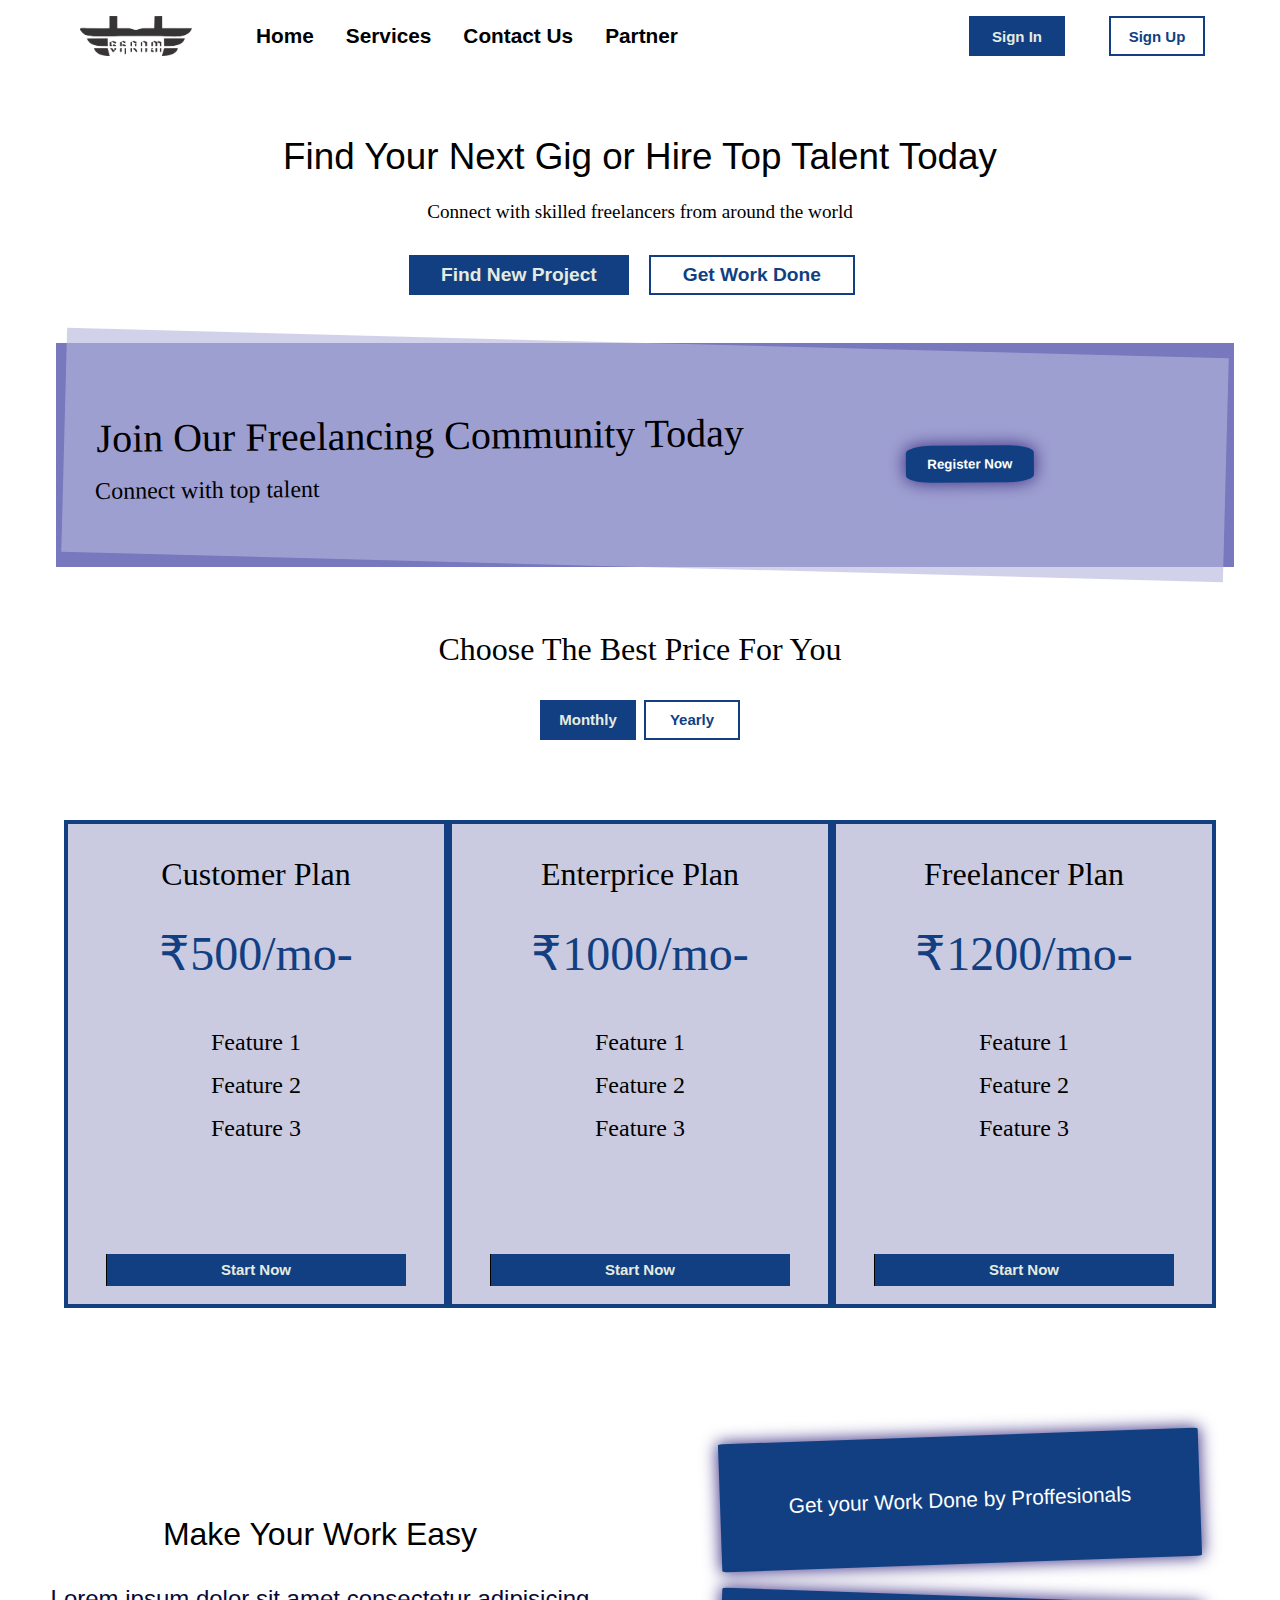
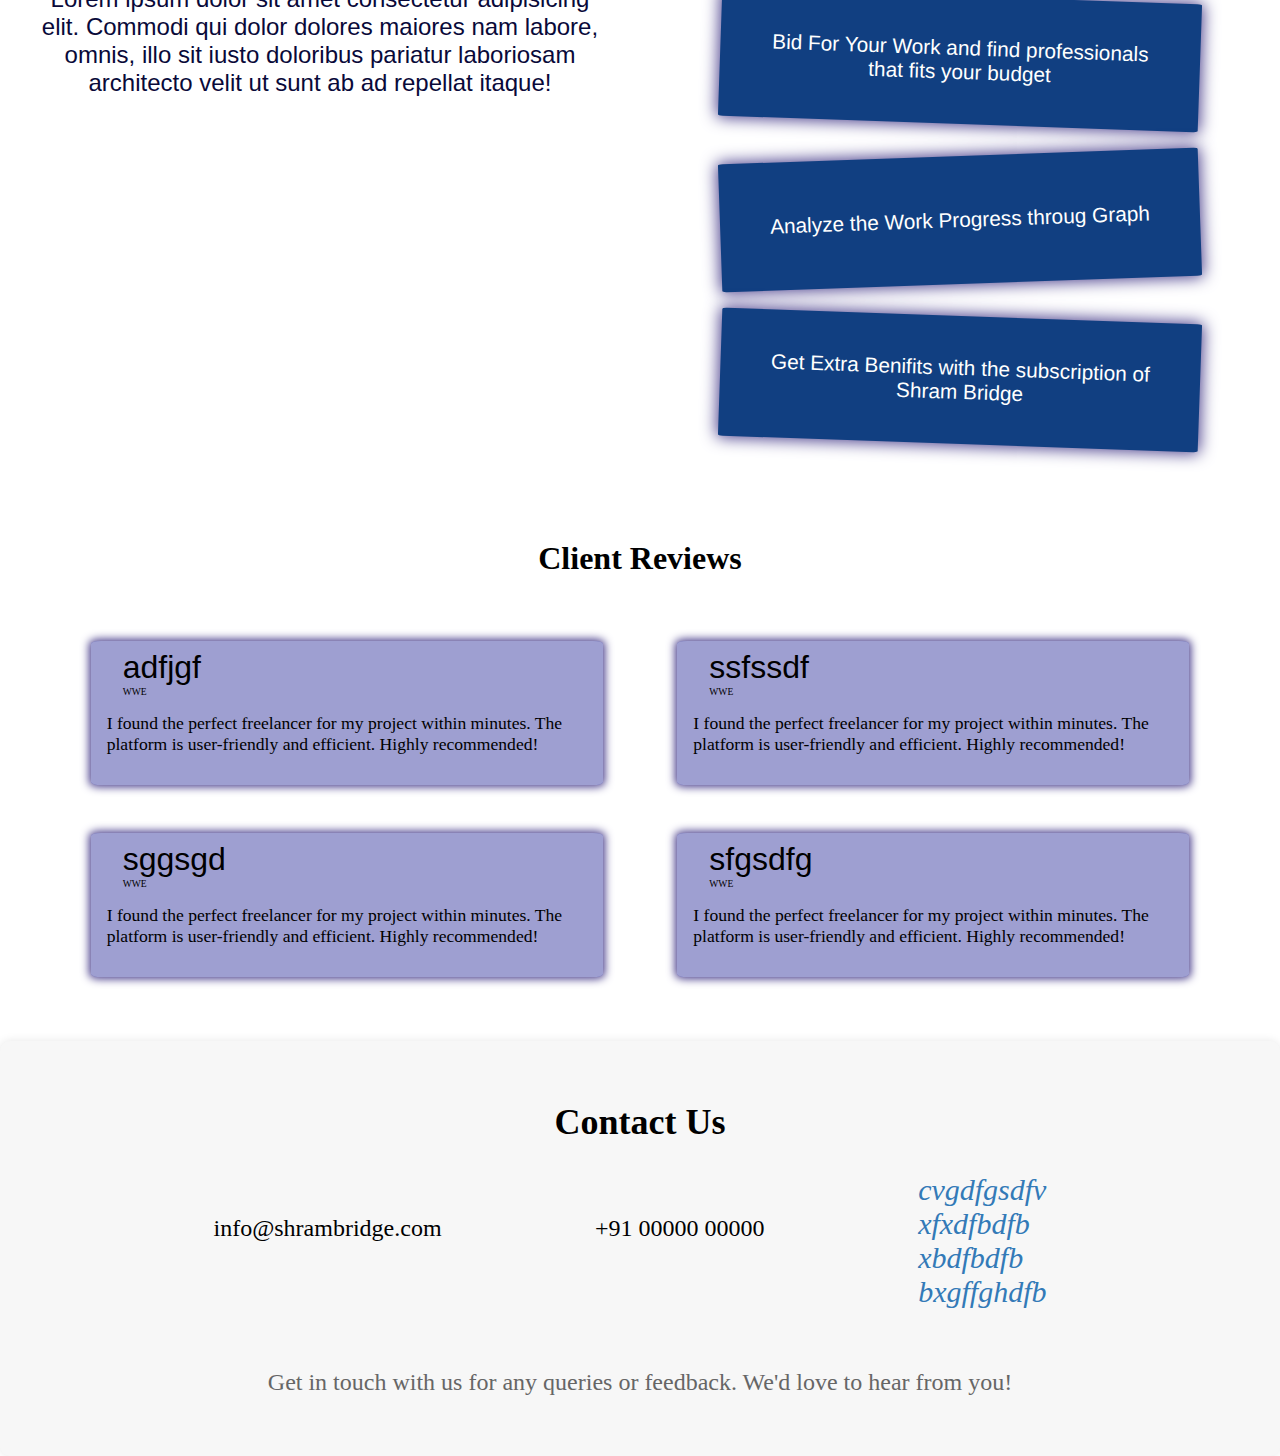
<file: index.html>
<!DOCTYPE html>
<html lang="en">

<head>
    <meta charset="UTF-8" />
    <meta name="viewport" content="width=device-width, initial-scale=1.0" />
    <title>Shram Bridge</title>
    <link rel="stylesheet" href="style.css" />
    <!-- <link rel="stylesheet" href="style2.css" /> -->
</head>

<body>
    <nav>
        <div class="heading">
            <div class="hh">
                <img src="mainlogo.png" class="shramlogo" alt="" />

                <ul class="head_contents">
                    <li><a href="#">Home</a></li>
                    <li><a href="#">Services</a></li>
                    <li><a href="#">Contact Us</a></li>
                    <li><a href="partner.html">Partner</a></li>
                </ul>
            </div>
            <div class="hh2">
                <button class="signin" id="signinButton">Sign In</button>
                <button class="register">Sign Up</button>
            </div>
        </div>
    </nav>

    <div class="midsection">
        <p class="slogan">Find Your Next Gig or Hire Top Talent Today</p>
        <p class="slogansp">
            Connect with skilled freelancers from around the world
        </p>
        <div class="optionbt">
            <button class="findnew">Find New Project</button>
            <button class="workdone">Get Work Done</button>
        </div>
    </div>

    <div class="partnersignin">
        <div class="p1">
            <div class="p1content">

                <div class="p1text">
                    <p class="p1t1">Join Our Freelancing Community Today</p>
                    <p class="p1t2">Connect with top talent</p>
                </div>
                <div class="partbt">
                    <button class="signpartner" id="registerButton">Register Now
                    </button>
                </div>
            </div>
        </div>
    </div>
    <div class="pricing">
        <p class="pricetext">
            Choose The Best Price For You
        </p>
        <div class="pricebuttons">
            <button class="monthly">Monthly</button>
            <button class="yearly">Yearly</button>
        </div>
        <div class="pricetag">
            <div class="pricetag1">
                <p class="pricename">Customer Plan</p>
                <p class="pricevalue1">₹500/mo-</p>
                <div class="feature">
                    <p>Feature 1</p>
                    <p>Feature 2</p>
                    <p>Feature 3</p>
                </div>
                <button class="getstarted">Start Now</button>
            </div>
            <div class="pricetag2">
                <p class="pricename">Enterprice Plan</p>
                <p class="pricevalue2">₹1000/mo-</p>
                <div class="feature">
                    <p>Feature 1</p>
                    <p>Feature 2</p>
                    <p>Feature 3</p>
                </div>
                <button class="getstarted">Start Now</button>
            </div>
            <div class="pricetag3">
                <p class="pricename">Freelancer Plan</p>
                <p class="pricevalue3">₹1200/mo-</p>
                <div class="feature">
                    <p>Feature 1</p>
                    <p>Feature 2</p>
                    <p>Feature 3</p>
                </div>
                <button class="getstarted">Start Now</button>
            </div>
        </div>
    </div>

    <div class="directiontouse">
        <div class="left">
            <p class="lefthead">Make Your Work Easy</p>
            <p class="leftdesc">Lorem ipsum dolor sit amet consectetur adipisicing elit. Commodi qui dolor dolores maiores nam labore, omnis, illo sit iusto doloribus pariatur laboriosam architecto velit ut sunt ab ad repellat itaque!</p>
        </div>
        <div class="right">
            <div class="r1">
                
                <p>Get your Work Done by Proffesionals</p>
              </div>
              
              <div class="r2" >
               
                <p>Bid For Your Work and find professionals  that fits your budget</p>
              </div>
              
              <div class="r3">
                
                <p>Analyze the Work Progress throug Graph</p>
              </div>
              
              <div class="r4">
                
                <p>Get Extra Benifits with the subscription of Shram Bridge</p>
              </div>
        </div>
    </div>
        <div class="reviewhead">
            <p>Client Reviews</p>
        </div>
   <div class="review">
    <div class="testimonialbase">

        <div class="testimonial">
            <div class="name">
                <p class="n1">adfjgf</p>
                <p class="n2">WWE</p>
            </div>
            <div class="namereview">
                <p>I found the perfect freelancer for my project within minutes. The platform is user-friendly and efficient. Highly recommended!</p>
            </div>
            
        </div>
    </div>
    <div class="testimonialbase">

        <div class="testimonial">
            <div class="name">
                <p class="n1">ssfssdf</p>
                <p class="n2">WWE</p>
            </div>
            <div class="namereview">
                <p>I found the perfect freelancer for my project within minutes. The platform is user-friendly and efficient. Highly recommended!</p>
            </div>
            
        </div>
    </div>
    <div class="testimonialbase">

        <div class="testimonial">
            <div class="name">
                <p class="n1">sggsgd</p>
                <p class="n2">WWE</p>
            </div>
            <div class="namereview">
                <p>I found the perfect freelancer for my project within minutes. The platform is user-friendly and efficient. Highly recommended!</p>
            </div>
            
        </div>
    </div>
    <div class="testimonialbase">

        <div class="testimonial">
            <div class="name">
                <p class="n1">sfgsdfg</p>
                <p class="n2">WWE</p>
            </div>
            <div class="namereview">
                <p>I found the perfect freelancer for my project within minutes. The platform is user-friendly and efficient. Highly recommended!</p>
            </div>
            
        </div>
    </div>
   </div>

   <div class="contactus">
    <div class="contactushead">
        <p>Contact Us</p>
    </div>
    <div class="contactinfo">
        <div class="mail">
            <i class="fas fa-envelope"></i>
            <p>info@shrambridge.com</p>
        </div>
        <div class="phone">
            <i class="fas fa-phone"></i>
            <p>+91 00000 00000</p>
        </div>
        <div class="socialmedia">
            <i class="fab fa-facebook-f">cvgdfgsdfv</i>
            <i class="fab fa-twitter">xfxdfbdfb</i>
            <i class="fab fa-instagram">xbdfbdfb</i>
            <i class="fab fa-linkedin-in">bxgffghdfb</i>
        </div>
    </div>
    <div class="contactdesc">
        <p>Get in touch with us for any queries or feedback. We'd love to hear from you!</p>
    </div>
</div>
   
<script src="script.js"></script>
</body>

</html>
</file>
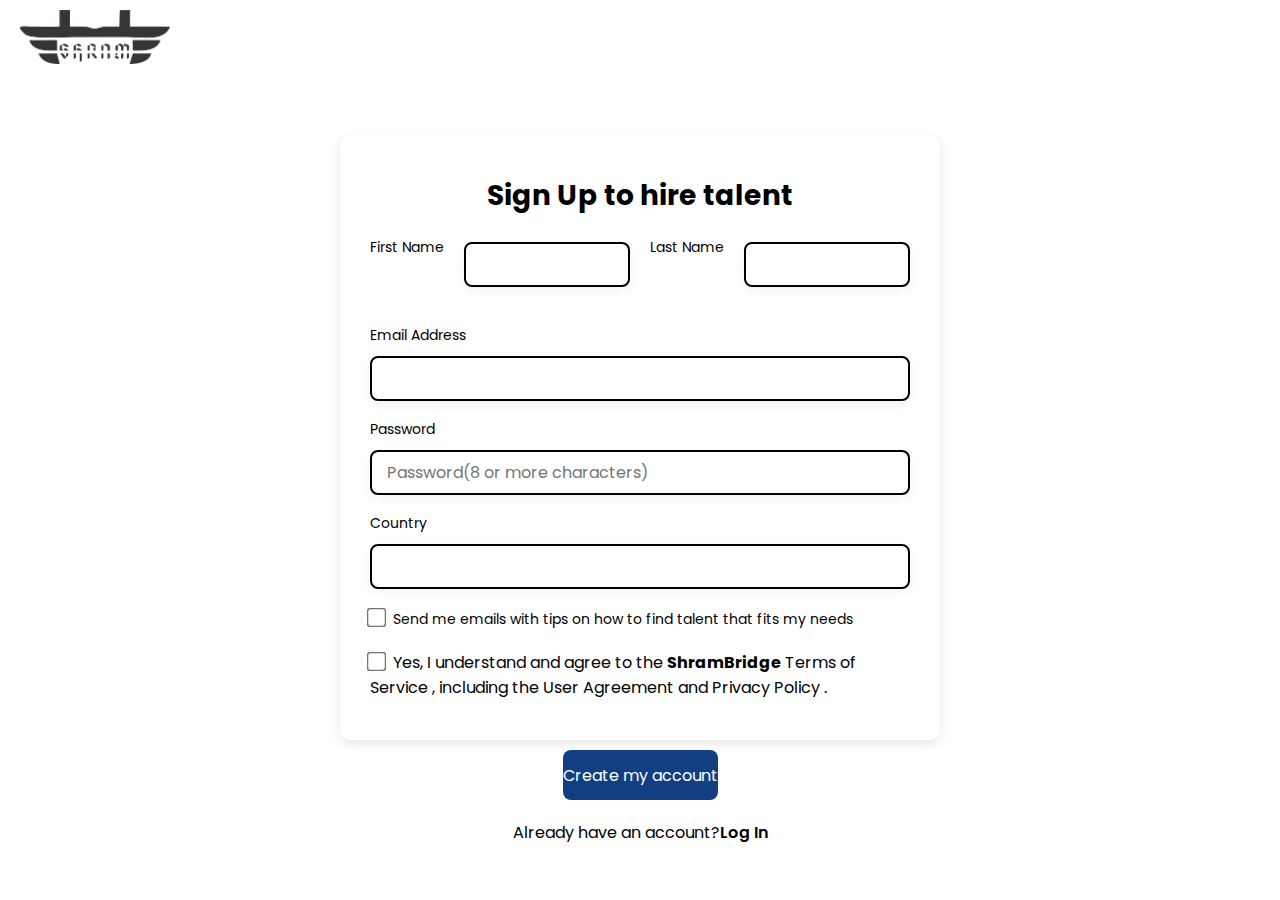
<file: client.html>
<!DOCTYPE html>
<html lang="en">

<head>
    <meta charset="UTF-8">
    <meta name="viewport" content="width=device-width, initial-scale=1.0">
    <link rel="stylesheet" href="style3.css">
    <title>SignUp for client</title>
</head>
<header>
        <nav>
            <img src="mainlogo.png" alt="Logo" class="logo">
        </nav>
</header>

<body>
    <div class="clientform">
        <form action="">
            <h1>Sign Up to hire talent</h1>
            <div class="name">
                <label>First Name</label>
                <div class="input-element">
                    <input type="text" class="firstname" id="name1">
                </div>
                <label>Last Name</label>
                <div class="input-element">
                    <input type="text" class="Lasttname" id="name2">
                </div>
            </div>
            <label>Email Address</label>
            <div class="input-element">
                <input type="text" class="email" id="mail">
            </div>
            <label>Password</label>
            <div class="input-element">
                <input type="text" class="password" id="pass" placeholder="Password(8 or more characters)">
            </div>
            <label>Country</label>
            <div class="input-element">
                <input type="text" class="country" id="count">
            </div>

            <div class="tickbox">
                <input type="checkbox">Send me emails with tips on how to find talent that fits my needs
            </div>
             
            <div class="tickbox"></div>
                <input type="checkbox">Yes, I understand and agree to the <b>ShramBridge</b> Terms of Service , 
                    including the User Agreement and Privacy Policy .
            </div>
            <div class="btn">
                <button class="submit">Create my account</button>
            </div>
            <div class="login">
                <p>Already have an account?<a href="loginpage.html">Log In</a></p>
            </div>
        </form>
    </div>
</body>

</html>
</file>
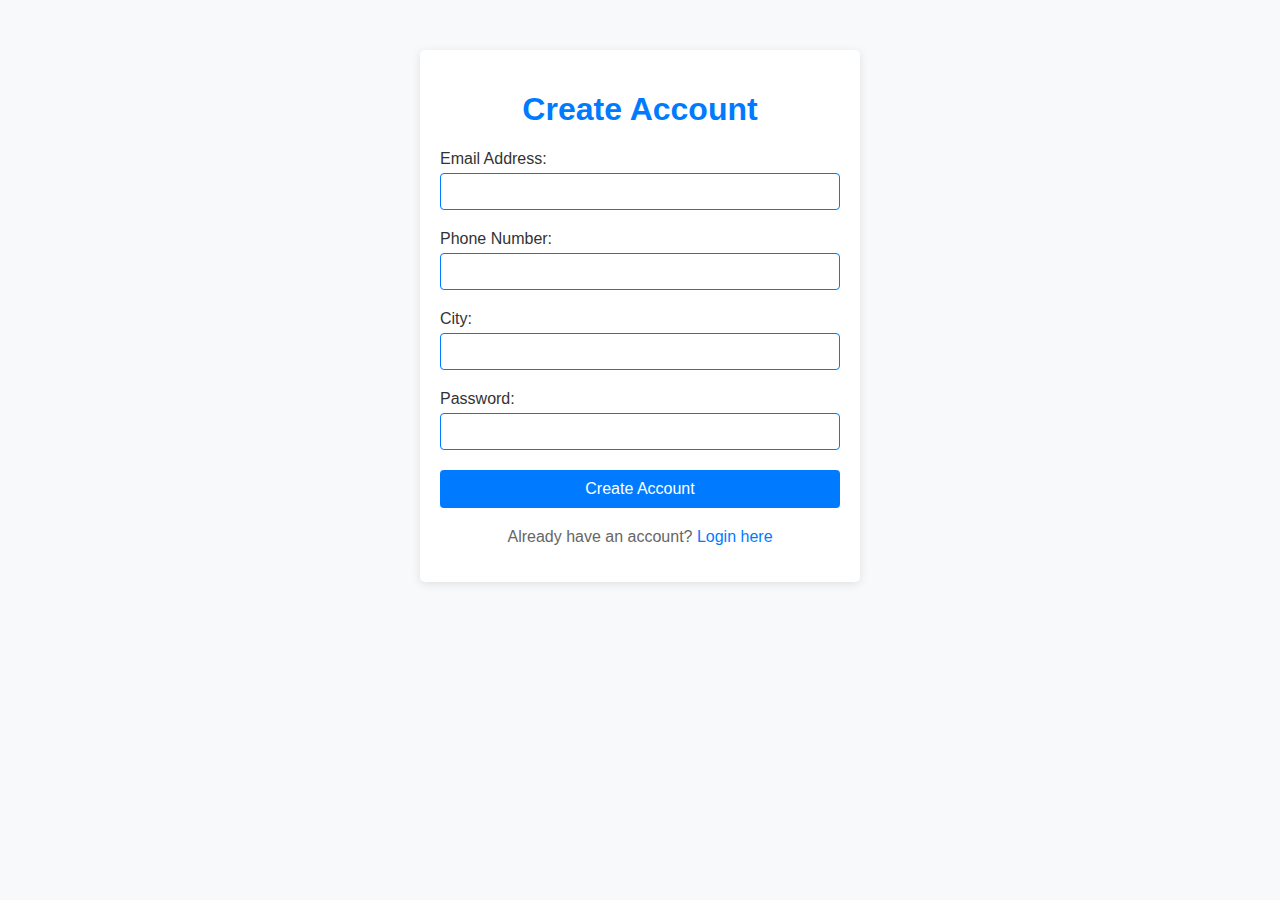
<file: createaccount.html>
<!DOCTYPE html>
<html lang="en">
<head>
    <meta charset="UTF-8">
    <meta name="viewport" content="width=device-width, initial-scale=1.0">
    <link rel="stylesheet" href="style7.css">
    <title>Create Account</title>
</head>
<body>
    <div class="container">
        <h1>Create Account</h1>
        <form action="#" method="POST">
            <label for="email">Email Address:</label>
            <input type="email" id="email" name="email" required>

            <label for="phone">Phone Number:</label>
            <input type="tel" id="phone" name="phone" required>

            <label for="city">City:</label>
            <input type="text" id="city" name="city" required>

            <label for="password">Password:</label>
            <input type="password" id="password" name="password" required>

            <button type="submit">Create Account</button>
        </form>
        <p class="message">Already have an account? <a href="loginpage.html">Login here</a></p>
    </div>
</body>
</html>
</file>
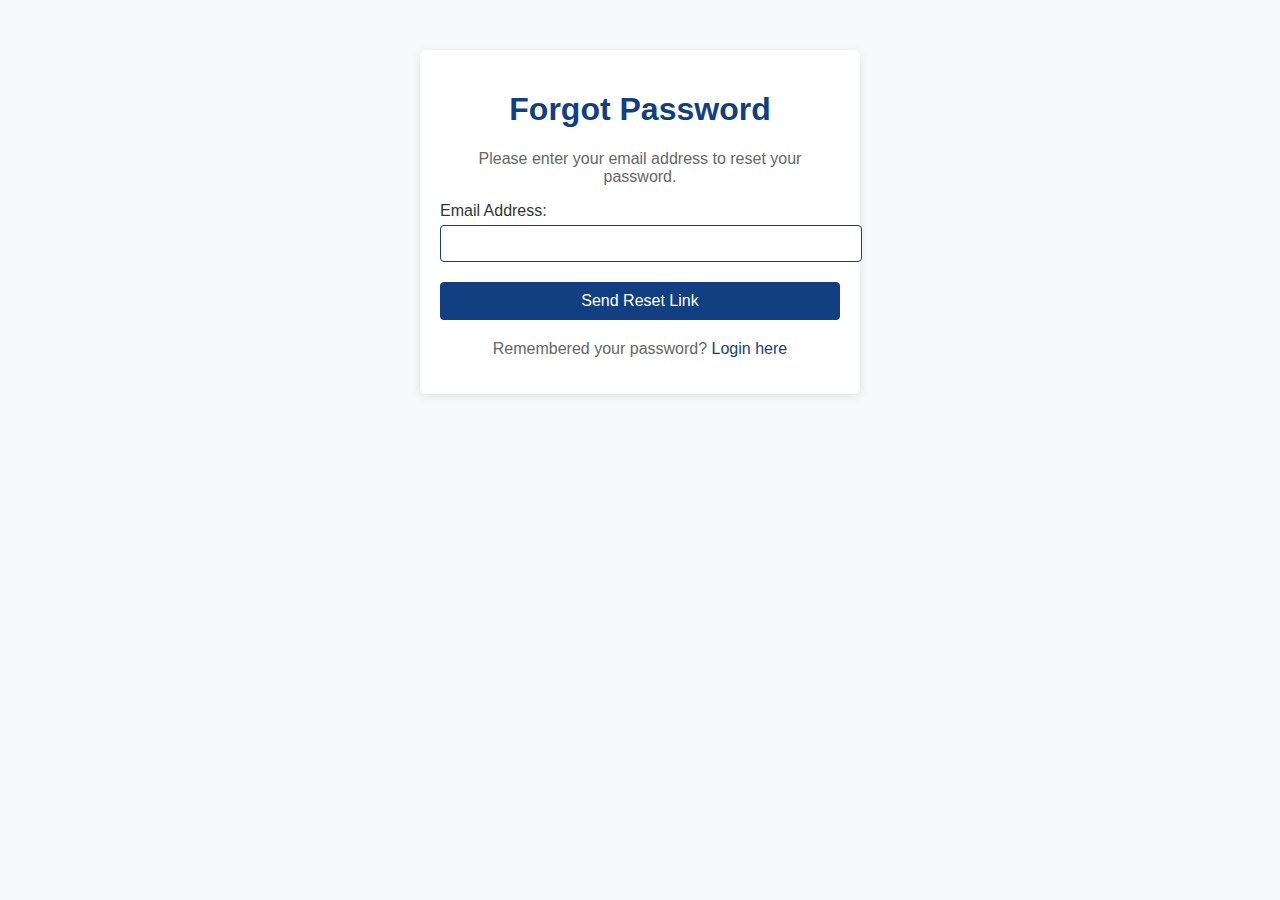
<file: forgetpassword.html>
<!DOCTYPE html>
<html lang="en">
<head>
    <meta charset="UTF-8">
    <meta name="viewport" content="width=device-width, initial-scale=1.0">
    <link rel="stylesheet" href="style6.css">
    <title>Forgot Password</title>
</head>
<body>
    <div class="container">
        <h1>Forgot Password</h1>
        <p>Please enter your email address to reset your password.</p>
        <form action="#" method="POST">
            <label for="email">Email Address:</label>
            <input type="email" id="email" name="email" required>
            <button type="submit">Send Reset Link</button>
        </form>
        <p class="message">Remembered your password? <a href="loginpage.html">Login here</a></p>
    </div>
</body>
</html>
</file>
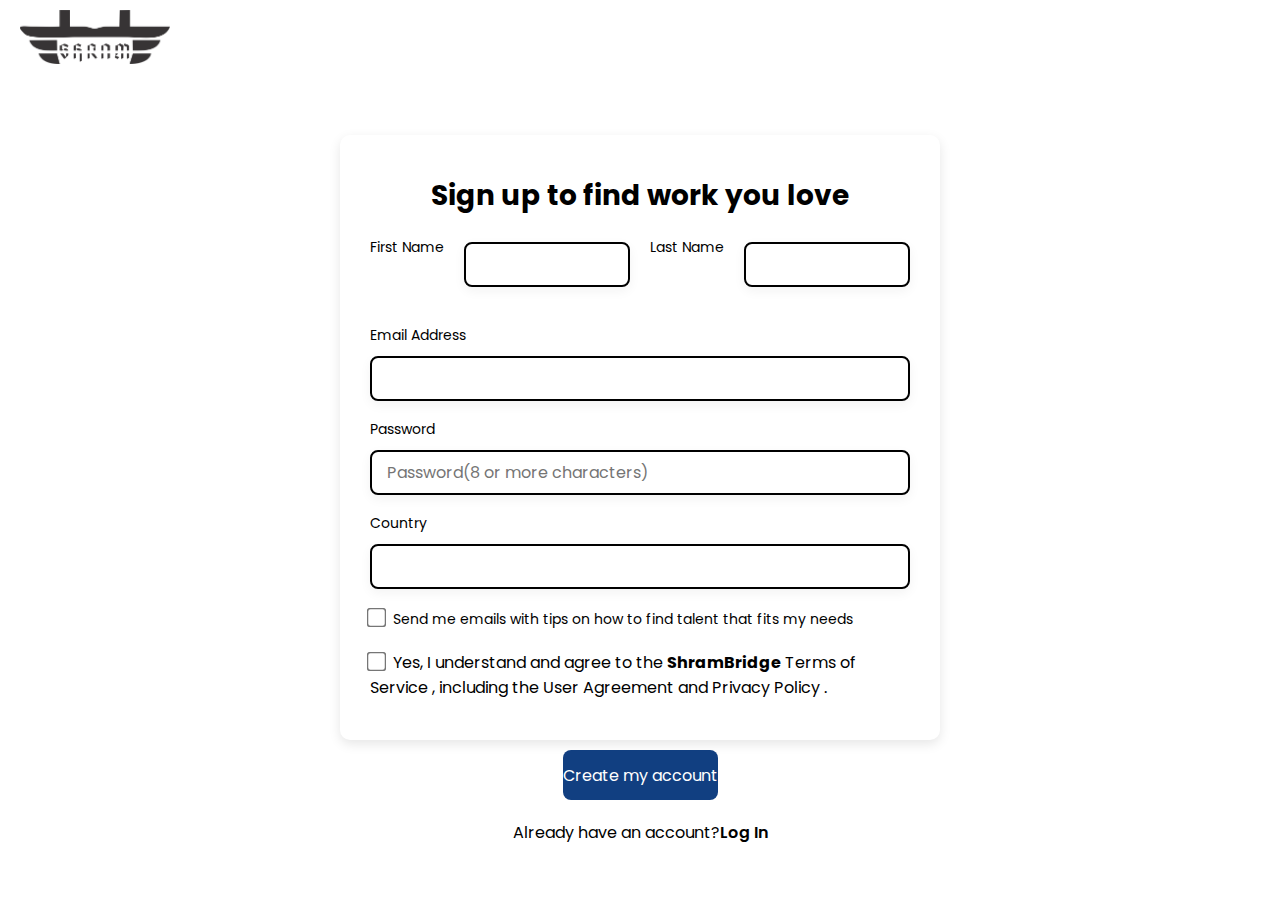
<file: freelancer.html>
<!DOCTYPE html>
<html lang="en">

<head>
    <meta charset="UTF-8">
    <meta name="viewport" content="width=device-width, initial-scale=1.0">
    <link rel="stylesheet" href="style4.css">
    <title>SignUp for freelancer</title>
</head>
<header>
        <nav>
            <img src="mainlogo.png" alt="Logo" class="logo">
        </nav>
</header>

<body>
    <div class="clientform">
        <form action="">
            <h1>Sign up to find work you love</h1>
            <div class="name">
                <label>First Name</label>
                <div class="input-element">
                    <input type="text" class="firstname" id="name1">
                </div>
                <label>Last Name</label>
                <div class="input-element">
                    <input type="text" class="Lasttname" id="name2">
                </div>
            </div>
            <label>Email Address</label>
            <div class="input-element">
                <input type="text" class="email" id="mail">
            </div>
            <label>Password</label>
            <div class="input-element">
                <input type="text" class="password" id="pass" placeholder="Password(8 or more characters)">
            </div>
            <label>Country</label>
            <div class="input-element">
                <input type="text" class="country" id="count">
            </div>

            <div class="tickbox">
                <input type="checkbox">Send me emails with tips on how to find talent that fits my needs
            </div>
             
            <div class="tickbox"></div>
                <input type="checkbox">Yes, I understand and agree to the <b>ShramBridge</b> Terms of Service , 
                    including the User Agreement and Privacy Policy .
            </div>
            <div class="btn">
                <button class="submit">Create my account</button>
            </div>
            <div class="login">
                <p>Already have an account?<a href="loginpage.html">Log In</a></p>
            </div>
        </form>
    </div>
</body>

</html>
</file>
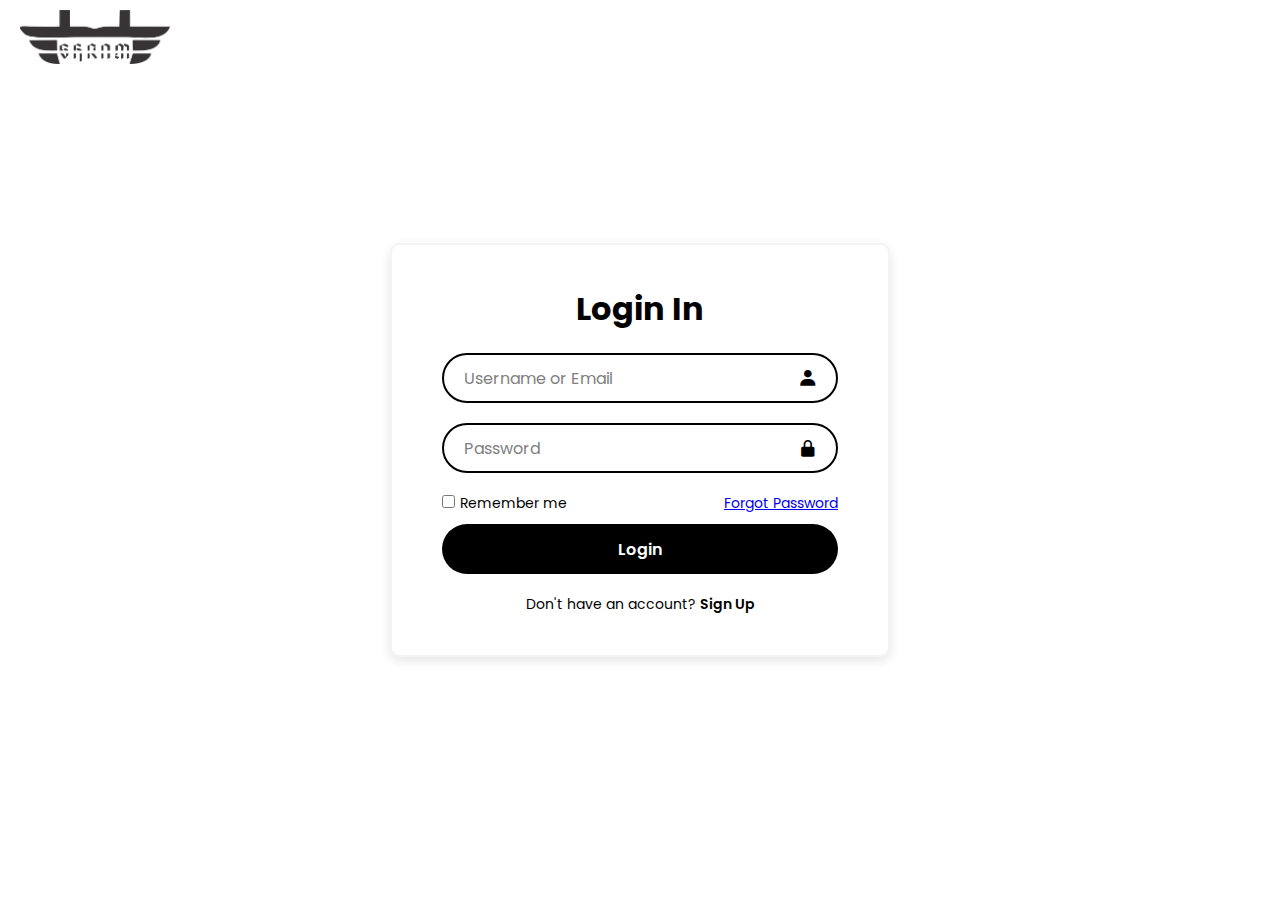
<file: loginpage.html>
<!DOCTYPE html>
<html lang="en">
<head>
    <meta charset="UTF-8">
    <meta name="viewport" content="width=device-width, initial-scale=1.0">
    <link href='https://unpkg.com/boxicons@2.1.4/css/boxicons.min.css' rel='stylesheet'>
    <link rel="stylesheet" href="style2.css">
    <title>Login</title>
</head>
<body>
    <header>
        <nav>
            <a href="index.html"><img src="mainlogo.png" alt="Logo" class="logo"></a>
        </nav>
    </header>

    <div class="loginform">
        <form action="">
            <h1>Login In</h1>
            <div class="input-element">
                <i class='bx bxs-user'></i>
                <input type="text" name="user" id="uname" placeholder="Username or Email">
            </div>
            <div class="input-element">
                <i class='bx bxs-lock-alt'></i>
                <input type="password" name="password" id="upass" placeholder="Password">
            </div>

            <div class="remember-forgot">
                <label><input type="checkbox">Remember me</label>
                <a href="forgetpassword.html">Forgot Password</a>
            </div>

            <button type="submit" class="btn">Login</button>

            <div class="signup">
                <p>Don't have an account? <a href="signup.html">Sign Up</a></p>
            </div>
        </form>
    </div>
</body>
</html>
</file>
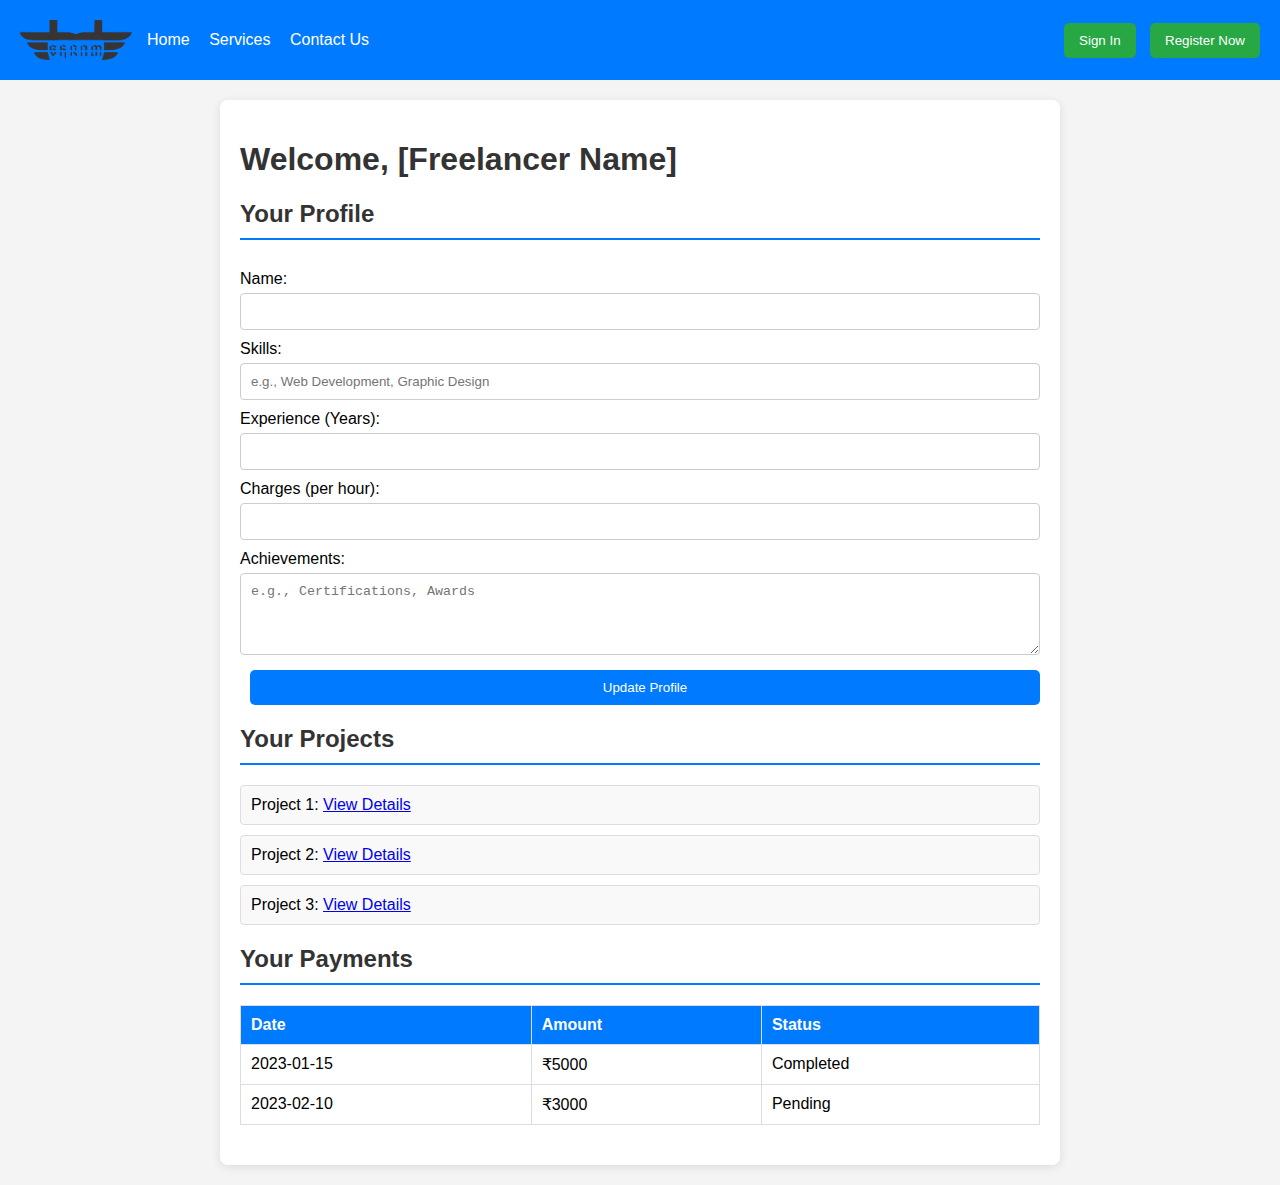
<file: partner.html>
<!DOCTYPE html>
<html lang="en">
<head>
    <meta charset="UTF-8" />
    <meta name="viewport" content="width=device-width, initial-scale=1.0" />
    <title>Partner Dashboard</title>
    <link rel="stylesheet" href="style5.css" /> <!-- Link to your existing CSS -->
</head>
<body>
    <nav>
        <div class="heading">
            <div class="hh">
                <img src="mainlogo.png" class="shramlogo" alt="Shram Bridge Logo" />
                <ul class="head_contents">
                    <li><a href="index.html">Home</a></li>
                    <li><a href="#">Services</a></li>
                    <li><a href="#">Contact Us</a></li>
                </ul>
            </div>
            <div class="hh2">
                <button class="signin" id="signinButton">Sign In</button>
                <button class="register" id="registerButton">Register Now</button>
            </div>
        </div>
    </nav>

    <div class="container">
        <h1>Welcome, [Freelancer Name]</h1>

        <section class="profile-section">
            <h2>Your Profile</h2>
            <form id="profileForm">
                <label for="name">Name:</label>
                <input type="text" id="name" name="name" required />
                
                <label for="skills">Skills:</label>
                <input type="text" id="skills" name="skills" placeholder="e.g., Web Development, Graphic Design" required />
                
                <label for="experience">Experience (Years):</label>
                <input type="number" id="experience" name="experience" required />
                
                <label for="charges">Charges (per hour):</label>
                <input type="number" id="charges" name="charges" required />
                
                <label for="achievements">Achievements:</label>
                <textarea id="achievements" name="achievements" rows="4" placeholder="e.g., Certifications, Awards" required></textarea>
                
                <button type="submit">Update Profile</button>
            </form>
        </section>

        <section class="projects-section">
            <h2>Your Projects</h2>
            <ul id="projectsList">
                <li>Project 1: <a href="#">View Details</a></li>
                <li>Project 2: <a href="#">View Details</a></li>
                <li>Project 3: <a href="#">View Details</a></li>
                <!-- More projects can be dynamically loaded here -->
            </ul>
        </section>

        <section class="payments-section">
            <h2>Your Payments</h2>
            <table>
                <thead>
                    <tr>
                        <th>Date</th>
                        <th>Amount</th>
                        <th>Status</th>
                    </tr>
                </thead>
                <tbody>
                    <tr>
                        <td>2023-01-15</td>
                        <td>₹5000</td>
                        <td>Completed</td>
                    </tr>
                    <tr>
                        <td>2023-02-10</td>
                        <td>₹3000</td>
                        <td>Pending</td>
                    </tr>
                    <!-- More payment records can be dynamically loaded here -->
                </tbody>
            </table>
        </section>
    </div>

    <script src="script1.js"></script> <!-- Link to your existing JS -->
</body>
</html>
</file>
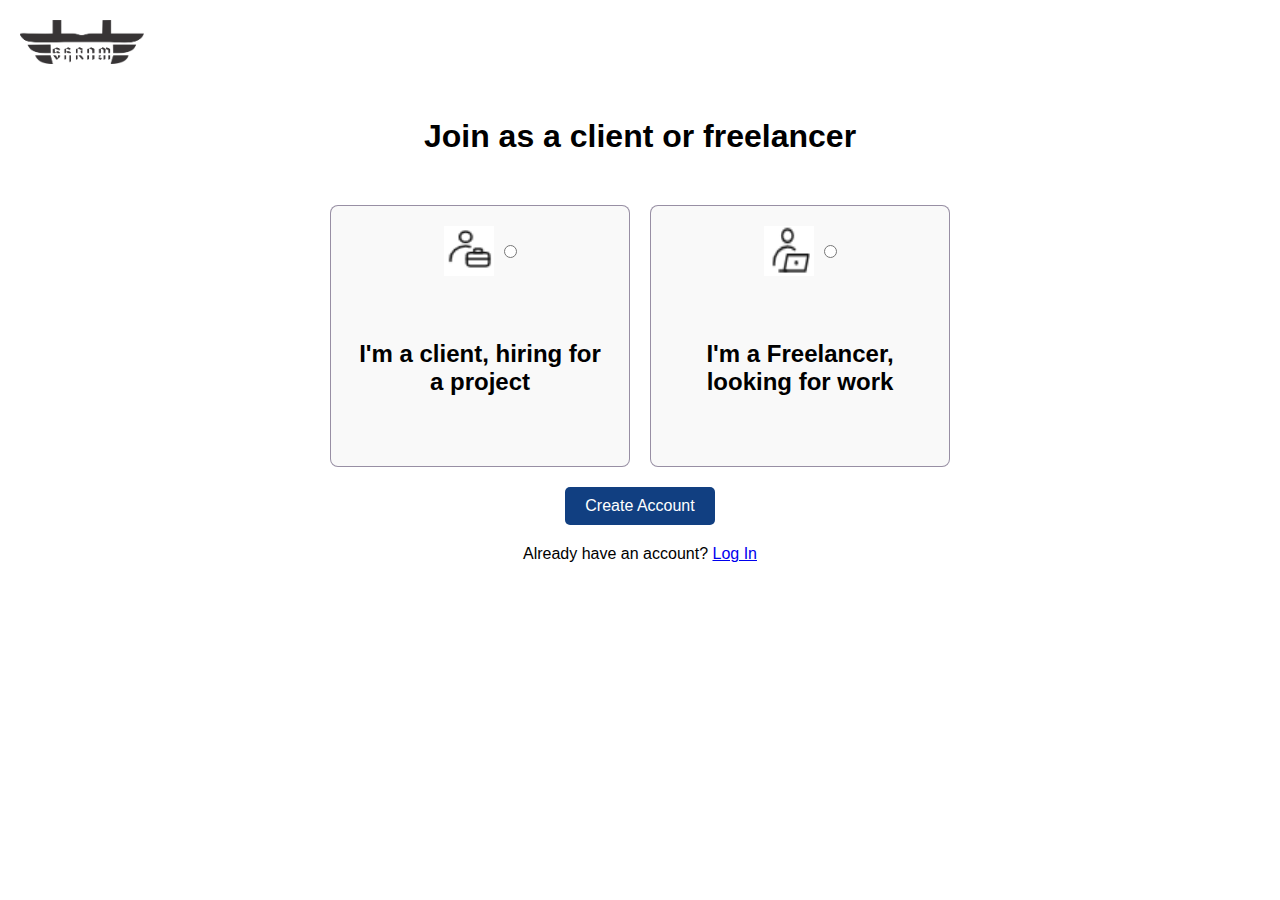
<file: signup.html>
<!DOCTYPE html>
<html lang="en">

<head>
    <meta charset="UTF-8">
    <meta name="viewport" content="width=device-width, initial-scale=1.0">
    <link rel="stylesheet" href="style1.css">
    <title>Sign Up</title>
</head>

<body>
    <header>
      <nav><a href="index.html"><img src="mainlogo.png" width="10%" alt="error"></a></nav>
    </header>
    <main>
        <div class="text">
            <h1>Join as a client or freelancer</h1>
        </div>
        <div class="air-btn-box">
            <div class="box1">
                <div class="iconbutton">
                    <div class="icon">
                        <img src="client1.png" alt="error">
                    </div>
                    <div class="radio">
                        <input type="radio" name="o1" value="option" class="option" id="option1"><a href="client.html"></a>
                    </div>
                </div>
                <div class="text">
                    <h2>I'm a client, hiring for a project</h2>
                </div>
            </div>
            <div class="box2">
                <div class="iconbutton">
                    <div class="icon">
                        <img src="free1.png" alt="enter">
                    </div>
                    <div class="radio">
                        <input type="radio" name="o2" value="option" class="option" id="option2"><a href="freelancer.html"></a>
                    </div>
                </div>
                <div class="text">
                    <h2>I'm a Freelancer, looking for work</h2>
                </div>
            </div>
        </div>
        <div class="container">
        <div class="button">
            <a href="createaccount.html"><button>Create Account</button></a>
        </div>
    </div>
    <div class="login">
        <p class="login">Already have an account? <a href="loginpage.html"> Log In</a></p>
        </div>
    </main>
    <footer>

    </footer>
</body>

</html>
</file>
<file: style.css>
*{
    margin: 0;
    padding: 0;
    /* cursor:unset; */
}



.heading{
    margin: 1rem;;
    display: flex;
    /* width: 100%; */
    justify-content: space-between;
    align-items: center;
    padding-left: 4rem;
    padding-left: 4rem;
    /* background-color: ; */
    height: auto;
}

.hh{
    display: flex;
    justify-content: center;
    align-items: center;
    border: none;
    }
.shramlogo{
    width: 7rem;
    /* filter: invert(100%); */
}

.head_contents{
    margin-left: 4rem;
    ;
    list-style-type: none;
    display: flex;
   gap: 2rem;

}

/* .head_contents li a{
    text-decoration: none;
    color: black;
    font-size: 1.3rem;
} */

.head_contents li a {
  text-decoration: none;
  color: black;
  font-size: 1.3rem;
  font-family:  sans-serif; /* add font family */
 /* font-style: italic;  */
  /* add font style (italic, oblique, etc.) */
  font-weight: bold; /* make the font bold */
}

.signin {
    cursor: pointer;
    margin-right: 40px;
    width: 6rem;
    height: 2.5rem;
    background-color: #113f81;
    color: #e6ebe0;
    border: none;
    font-size: 15px;
    font-weight: 700;
    background-image: linear-gradient(to right, #000000 50%, #113f81 50%);
    /* color: linear-gradient(to right, #ed2a4f 50%, #ffffff 50%) ; */
    background-size: 200% 100%;
    background-position: 100% 100%;
    transition: background-position 0.2s ease-out,color 0.5s ease-out;
}
.signin:hover{
    background-position: 0% 100%;
    color:#ffffff;
}

.register
{
    cursor: pointer;
    font-weight: 700;
    border: 2px solid #113f81;
    background-color: transparent;
    color: #113f81;
    margin-right: 59px;
    width: 6rem;
    height: 2.5rem;
    font-size: 15px;
    background-image: linear-gradient(to right, transparent 50%, #000000 50%);
    /* color: linear-gradient(to right, #ed2a4f 50%, #ffffff 50%) ; */
    background-size: 200% 100%;
    background-position: 0% 100%;
    transition: background-position 0.2s ease-out,color 0.5s ease-out;
    /* transition: color-position 0.5s ease-out; */
}

.register:hover{
    background-position: 100% 100%;
    color:#ffffff;
}
.midsection{
    margin: 3rem;
    display: flex;
    flex-direction: column;
    justify-content: center;
    align-items: center;
}

.slogan{
    margin-top: 2rem;
    font-size: 2.3rem;
    font-family: 'Lucida Sans', 'Lucida Sans Regular', 'Lucida Grande', 'Lucida Sans Unicode', Geneva, Verdana, sans-serif;
    font-weight: 500;
}

.slogansp{
    margin-top: 1.4rem;
    font-size: 1.2rem;

}

.optionbt{
    margin-top: 2rem;
}

.findnew, .workdone {
    margin-right: 1rem;
    border: none;
    padding: 1rem 2rem;
    font-size: 1.2rem;
    cursor: pointer;
    height: 40px;
    text-align: center;
    font-weight: 600;
    line-height: 0rem;
}
    /* .findnew:hover, .workdone:hover {
        background-color: #000000; /* darker green background on hover */
    /* }  */
    .workdone{
        background-color: transparent;
        border: 2px solid #113f81;
        color:#113f81;
    /* background-image: linear-gradient(to right, transparent 50%, #000000 50%);
    background-size: 200% 100%;
    background-position: 0% 100%;
    transition: background-position 0.5s ease-out; */
}

.findnew{
    background-color: #113f81;
    color: #e6ebe0;
}

.findnew:hover, .workdone:hover {
  /* background-position: 100% 100%; */
  border: none;
  background-color: #d2b48c;
  color:#ffffff ;
  
}

/* .partnersignin{
  margin: 1rem;
  margin-top: 3rem;
} */

/* .p1{
    margin: 2rem;
    height:4rem;
    background-color: #ed2a4f;
    position: relative;
}
.p2{
    margin: 2rem;
    height:4rem;
    background-color: #906e74;
    rotate: 0.5deg;
    transform: rotate(7deg);
    position: absolute;
    top: 0;
    left: 0;
} */

.partnersignin{
    width: 92%;
    height: 14rem;
    background-color: #7778bd;
    position: relative;
    left: 3.5rem;
}
.p1{
    position: inherit;
    height: 14rem;
    background-color: #b6b7de9f;
    transform: rotate(1.5deg);
    margin: 0.5rem;
    display: flex; /* use flexbox to center elements */
    flex-direction: column; /* stack elements vertically */
    justify-content: center; /* center horizontally */
    align-items: first baseline;
}

.partnersignin:hover{
    scale: 1.04;
    box-shadow: 0rem 0rem 1rem 0.1rem darkslateblue;

}
/* .p1:hover{
    box-shadow: 0rem 0rem 1rem 0.1rem darkslateblue;

} */

.p1content{
    display: flex;
    justify-content: space-between;
    align-items: center;
    width: 100%;

}


.p1t1, .p1t2 {
    margin-left: 2rem; /* remove default margin */
    transform: rotate(-2deg); /* set rotation to 0 degrees */
    margin-top: 1rem;
}

.p1t1{
    font-size: 2.5rem;

}

.p1t2{
    font-size: 1.5rem;
}

.partbt{
    transform: rotate(-2deg);
    margin-right: 12rem;
}

.signpartner{
    background-color: #113f81;
    color: white;
    border: none;
    width: 8rem;
    height: 2.3rem;
    border-radius: 20%;
    box-shadow: 0rem 0rem 1rem 0.1rem darkslateblue;
    cursor: pointer;
    font-weight: 600;
}

.pricing{
    margin: 4rem;
    display: flex;
    flex-direction: column;
    justify-content: center;
    align-items: center;
}


.pricetext{
    font-size: 2rem;
}


.pricebuttons{
    margin: 2rem;
    display: flex;
    justify-content: center;
    align-items: center;
    gap: 0.5rem;
}

.monthly{
    /* margin-right: 40px; */
    cursor: pointer;
    width: 6rem;
    height: 2.5rem;
    background-color: #113f81;
    color: #e6ebe0;
    border: none;
    font-size: 15px;
    font-weight: 700;
    background-image: linear-gradient(to right, #000000 50%, #113f81 50%);
    /* color: linear-gradient(to right, #ed2a4f 50%, #ffffff 50%) ; */
    background-size: 200% 100%;
    background-position: 100% 100%;
    transition: background-position 0.2s ease-out,color 0.5s ease-out;
}

.monthly:hover{
    background-position: 0% 100%;
    color:#ffffff;
}

.yearly{
    cursor: pointer;
    font-weight: 700;
    border: 2px solid #113f81;
    background-color: transparent;
    color: #113f81;
    /* margin-right: 59px; */
    width: 6rem;
    height: 2.5rem;
    font-size: 15px;
    background-image: linear-gradient(to right, transparent 50%, #000000 50%);
    /* color: linear-gradient(to right, #ed2a4f 50%, #ffffff 50%) ; */
    background-size: 200% 100%;
    background-position: 0% 100%;
    transition: background-position 0.2s ease-out,color 0.5s ease-out;
}

.yearly:hover{
    background-position: 100% 100%;
    color:#ffffff;
}

.pricetag{
    display: flex;
    justify-content: space-evenly;
    align-items: center;
    margin: 3rem;
    width: 100%;
}

.pricetag1,.pricetag2,.pricetag3{
    
    height: 30rem;
    width: 25rem;
    background-color: #cacbe1;
    display: flex;
    flex-direction: column;
    /* justify-content: space-evenly; */
    align-items: center;


    border: 4px solid #113f81; /* adjust the border style to your liking */
    animation: border-run 2s infinite linear;

}

@keyframes border-run {
    0% {
      border-color: #113f81;
    }
    50% {
      border-color: #e6ebe0;
    }
    100% {
      border-color: #113f81;
    }
  }



.pricename{
font-size: xx-large;
margin: 2rem;
font-weight: 450;

}

.pricevalue1,.pricevalue2 , .pricevalue3{
    font-size: xxx-large;
    color: #113f81;
font-weight: 500;
}

.feature{
    font-size: x-large;
    /* color: #113f81; */
/* font-weight: 500; */
    margin: 2rem;
}

.feature p{
    margin: 1rem;
}

.getstarted{
    width: 80%;
    height: 2rem;
    margin-top: 4rem;

    cursor: pointer;
    background-color: #113f81;
    color: #e6ebe0;
    border: none;
    font-size: 15px;
    font-weight: 700;
    background-image: linear-gradient(to right, #000000 50%, #113f81 50%);
    /* color: linear-gradient(to right, #ed2a4f 50%, #ffffff 50%) ; */
    background-size: 200% 100%;
    background-position: 100% 100%;
    transition: background-position 0.2s ease-out,color 0.5s ease-out;
}

.getstarted:hover{
    background-position: 0% 100%;
    color:#ffffff;
}

.directiontouse{
    display: flex;
    align-items: center;
}

.left{
    width: 50vw;
    height: 40vw;
    display: flex;
    flex-direction: column;
    /* justify-content: first baseline; */
    align-items: center;
}

.lefthead{
    margin: 2rem 2rem 1rem 2rem;
    font-size: xx-large;
    font-family: 'Franklin Gothic Medium', 'Arial Narrow', Arial, sans-serif;
}

.leftdesc{
    text-align: center;
    font-size:1.5rem;
    margin: 1rem 2rem 2rem 2rem;
    /* margin-top: 1rem; */
    font-family:'Gill Sans', 'Gill Sans MT', Calibri, 'Trebuchet MS', sans-serif;
    color: #090939;
}
.right{
    display: flex;
  flex-direction: column;
  align-items: center;
  width:50vw;
  position: relative;
}
 


.r1 ,.r2 , .r3 , .r4{
    height: 4rem;
    width: 65%;
    margin:1rem;
    padding: 2rem;
    background-color: #113f81;
    display: flex;
    justify-content: center;
    align-items: center;
    animation: appear linear;
    animation-timeline: view();
    animation-range: entry 0% cover 40% ;
    border-radius: 1%;
    box-shadow: 0rem 0rem 1rem 0.1rem darkslateblue;
    
}

.r1 ,.r2 , .r3 , .r4 p{
    font-size: 1.3rem;
    text-align: center;
    font-family: 'Lucida Sans', 'Lucida Sans Regular', 'Lucida Grande', 'Lucida Sans Unicode', Geneva, Verdana, sans-serif;
    font-weight: 500;
    color: #ffffff;
}
  
.r1,.r3{
    transform: rotate(-2deg);
}
.r2,.r4{
    transform: rotate(2deg);
}
@keyframes appear {
    from{
        opacity: 0;
        scale: 0.5;
    }
    to{
        opacity: 1;
        scale: 1;
    }
}

.reviewhead{
    text-align: center;
    margin-top: 5rem;
}

.reviewhead p{
    font-size: xx-large;
    font-family: Cambria, Cochin, Georgia, Times, 'Times New Roman', serif;
    font-weight: 600;
}

.review{
    display: flex;
    justify-content: space-evenly;
    align-items: center;
    margin: 2rem 2rem 3rem 2rem;
    /* width: 100%; */
    flex-wrap: wrap;
}

.testimonialbase{
    position: relative;
    height: 9rem;
    width: 40vw;
    background-color: #7778bd;
    /* transform: rotate(-2deg); */
    display: flex;
    justify-content: center;
    align-items: center;
    margin: 1rem;
    margin-top: 2rem;
    border-radius: 2%;
    box-shadow: 0rem 0rem 0.5rem 0.1rem darkslateblue;
}  

.testimonial{
    border-radius: 2%;

    height: 100%;
    width: 100%;
    position: inherit;
    background-color: #9e9fd1;
    /* transform: rotate(4deg); */
}

 /* .trans-3{
    transform: rotate(-3deg);
}

.trans3 {
    transform: rotate(6deg);
  } */
/* .testimonialbase:hover{
    scale: 1.02;
    box-shadow: 0rem 0rem 0.5rem 0.1rem darkslateblue;
} */

.name{
    margin: 0.5rem 0rem 0rem 2rem;
}
.n1{
    /* font-weight: 500; */
    font-family: 'Franklin Gothic Medium', 'Arial Narrow', Arial, sans-serif;
    font-size: 2rem;
}

.n2{
    /* font-weight: 500; */
    
    font-size: 0.6rem;
}

.namereview{
    margin: 1rem;
    text-align: left;
}

.namereview p{
    font-size: 1.1rem;
}

.contactus {
    background-color: #f7f7f7;
    padding: 60px;
    margin-top: 40px;
    border-radius: 10px;
    box-shadow: 0 0 10px rgba(0, 0, 0, 0.1);
}

.contactushead {
    font-size: 36px;
    font-weight: bold;
    margin-bottom: 30px;
    text-align: center;
}

.contactinfo {
    display: flex;
    flex-wrap: wrap;
    justify-content: space-evenly;
    margin-bottom: 30px;
}

.mail, .phone, .socialmedia {
    margin-bottom: 30px;
    font-size: 24px;
}

.mail i, .phone i {
    font-size: 36px;
    margin-right: 20px;
}

.socialmedia i {
    font-size: 30px;
    margin-right: 20px;
    color: #337ab7;
    display: flex;
    flex-direction: column;

}

.contactdesc {
    font-size: 24px;
    color: #666;
    margin-top: 30px;
    text-align: center;
}
</file>
<file: style2.css>
@import url('https://fonts.googleapis.com/css2?family=Poppins:wght@300;400;500;600;700&display=swap');

* {
    margin: 0;
    padding: 0;
    box-sizing: border-box;
    font-family: "Poppins", sans-serif;
}

body {
    display: flex;
    flex-direction: column;
    align-items: center;
    justify-content: center;
    min-height: 100vh;
    background-color: white; 
    padding: 20px;
}


nav {
    width: 100%;
    position: absolute;
    top: 0;
    left: 0;
    padding: 10px 20px;
    background-color: transparent;
    display: flex;
    align-items: center;
}

nav .logo {
    width: 150px; 
    height: auto;
}

.loginform {
    width: 100%;
    max-width: 500px; 
    background-color: white; 
    color: black;
    border-radius: 10px;
    border: 2px solid rgba(0, 0, 0, 0.048);
    padding: 40px 50px;
    box-shadow: 0 4px 12px rgba(0, 0, 0, 0.1);
}

.loginform h1 {
    font-size: 32px;
    text-align: center;
}

.input-element {
    position: relative;
    width: 100%;
    margin: 20px 0;
}

.input-element input {
    width: 100%;
    height: 50px;
    background: transparent;
    outline: none;
    border: 2px solid black;
    border-radius: 40px;
    padding: 0 20px;
    font-size: 16px;
    color: black;
}

.input-element input::placeholder {
    color: grey;
}

.input-element i {
    position: absolute;
    right: 20px;
    top: 50%;
    transform: translateY(-50%);
    font-size: 20px;
}

.remember-forgot {
    display: flex;
    justify-content: space-between;
    font-size: 14px;
    margin: 10px 0;
}

.remember-forgot label input {
    accent-color: black;
    margin-right: 5px;
}

.remember-forgot a:hover {
    text-decoration: underline;
}

.btn {
    width: 100%;
    height: 50px; /* Increased button height */
    background: black;
    color: white;
    border: none;
    border-radius: 40px;
    cursor: pointer;
    font-size: 16px;
    font-weight: 600;
    transition: background-color 0.3s ease;
}

.btn:hover {
    background-color: #333;
}

.signup {
    font-size: 14px;
    text-align: center;
    margin-top: 20px;
}

.signup p a {
    color: black;
    text-decoration: none;
    font-weight: 600;
}

.signup p a:hover {
    text-decoration: underline;
}

/* Media Queries for Responsiveness */
@media (max-width: 768px) {
    .loginform {
        padding: 30px 40px;
    }

    .loginform h1 {
        font-size: 28px;
    }

    .input-element input {
        height: 45px;
        padding: 0 15px;
    }

    .btn {
        height: 45px;
        font-size: 15px;
    }

    nav .logo {
        width: 120px; /* Logo size adjustment on smaller screens */
    }
}

@media (max-width: 480px) {
    .loginform {
        padding: 20px 30px;
    }

    .loginform h1 {
        font-size: 24px;
    }

    .input-element input {
        height: 40px;
        padding: 0 10px;
    }

    .btn {
        height: 40px;
        font-size: 14px;
    }

    .remember-forgot {
        flex-direction: column;
        align-items: flex-start;
    }

    nav .logo {
        width: 100px; /* Smaller logo on mobile */
    }
}
</file>
<file: style3.css>
@import url('https://fonts.googleapis.com/css2?family=Poppins:wght@300;400;500;600;700&display=swap');

* {
    margin: 0;
    padding: 0;
    box-sizing: border-box;
    font-family: "Poppins", sans-serif;
}

body {
    display: flex;
    flex-direction: column;
    justify-content: center;
    align-items: center;
    min-height: 100vh;
    background-color: white;
    padding: 20px;
}

nav {
    width: 100%;
    position: absolute;
    top: 0;
    left: 0;
    padding: 10px 20px;
    background-color: transparent;
    display: flex;
    align-items: center;
}

nav .logo {
    width: 150px;
    height: auto;
}

.clientform {
    width: 100%;
    max-width: 600px;
    background-color: white;
    padding: 40px 30px;
    border-radius: 10px;
    box-shadow: 0 4px 12px rgba(0, 0, 0, 0.1);
    margin-top: 80px;
}

.clientform h1 {
    font-size: 28px;
    text-align: center;
    margin-bottom: 20px;
}

/* Name field layout */
.clientform .name {
    display: flex;
    gap: 20px;
    margin-bottom: 20px;
}

.clientform .name .input-group {
    display: flex;
    flex-direction: column;
    flex: 1;
    margin-bottom: 10px;
}

.clientform label {
    font-size: 14px;
    margin-bottom: 5px; /* Ensures some space between label and input */
    display: inline-block;
    white-space: nowrap; /* Ensures 'First Name' and 'Last Name' stay on one line */
}

/* Input styling */
.input-element input {
    width: 100%;
    height: 45px;
    background: transparent;
    outline: none;
    border: 2px solid black;
    border-radius: 8px;
    padding: 0 15px;
    font-size: 16px;
    color: black;
    box-shadow: 0 4px 12px rgba(0, 0, 0, 0.05);
    margin-top: 5px; /* Adds space between input and label */
}

.input-element {
    margin-bottom: 15px; /* Adds some space between elements */
}

/* Checkbox section */
.tickbox {
    margin: 20px 0;
    font-size: 14px;
}

.btn {
    display: flex;
    justify-content: center;
    align-items: center;
}

.submit {
    width: 100%;
    height: 50px;
    background-color: #113f81;
    color: white;
    border: none;
    border-radius: 8px;
    font-size: 16px;
    cursor: pointer;
    margin-top: 10px;
    transition: background-color 0.3s ease;
}

.submit:hover {
    background-color: #333;
}

.login {
    text-align: center;
    margin-top: 20px;
}

.login p a {
    color: black;
    text-decoration: none;
    font-weight: 600;
}

.login p a:hover {
    text-decoration: underline;
}


input[type="checkbox"] {
    transform: scale(1.5); 
    margin-right: 10px; 
}


/* Media Queries for Responsiveness */
@media (max-width: 768px) {
    .clientform {
        padding: 30px 20px;
    }

    .clientform h1 {
        font-size: 24px;
    }

    .clientform .name {
        flex-direction: column; /* Stacks first name and last name vertically for smaller screens */
        gap: 10px;
    }

    .input-element input {
        height: 45px;
        padding: 0 10px;
    }

    .submit {
        height: 45px;
        font-size: 15px;
    }
}

@media (max-width: 480px) {
    .clientform {
        padding: 20px 15px;
    }

    .clientform h1 {
        font-size: 22px;
    }

    .input-element input {
        height: 40px;
        padding: 0 10px;
    }

    .submit {
        height: 40px;
        font-size: 14px;
    }

    .login p a {
        font-size: 14px;
    }
}
</file>
<file: style7.css>
body {
    font-family: Arial, sans-serif;
    background-color: #f8f9fa; /* Light gray background */
    margin: 0;
    padding: 0;
}

.container {
    max-width: 400px;
    margin: 50px auto;
    padding: 20px;
    background-color: #ffffff; /* White background for the form */
    border-radius: 5px;
    box-shadow: 0 2px 10px rgba(0, 0, 0, 0.1);
}

h1 {
    text-align: center;
    color: #007BFF; /* Primary color */
}

p {
    text-align: center;
    color: #666;
}

label {
    display: block;
    margin-bottom: 5px;
    color: #333;
}

input[type="email"],
input[type="tel"],
input[type="text"],
input[type="password"] {
    width: 100%;
    padding: 10px;
    margin-bottom: 20px;
    border: 1px solid #007BFF; /* Primary color for input border */
    border-radius: 4px;
    box-sizing: border-box; /* Ensures padding is included in width */
}

button {
    width: 100%;
    padding: 10px;
    background-color: #007BFF; /* Primary color for button */
    color: white;
    border: none;
    border-radius: 4px;
    cursor: pointer;
    font-size: 16px;
}

button:hover {
    background-color: #0056b3; /* Darker shade for hover effect */
}

.message {
    text-align: center;
    margin-top: 20px;
}

.message a {
    color: #007BFF; /* Primary color for link */
    text-decoration: none;
}

.message a:hover {
    text-decoration: underline;
}
</file>
<file: style6.css>
body {
    font-family: Arial, sans-serif;
    background-color: #f8f9fa; /* Light gray background */
    margin: 0;
    padding: 0;
}

.container {
    max-width: 400px;
    margin: 50px auto;
    padding: 20px;
    background-color: #ffffff; /* White background for the form */
    border-radius: 5px;
    box-shadow: 0 2px 10px rgba(0, 0, 0, 0.1);
}

h1 {
    text-align: center;
    color: #113f81; /* Primary color */
}

p {
    text-align: center;
    color: #666;
}

label {
    display: block;
    margin-bottom: 5px;
    color: #333;
}

input[type="email"] {
    width: 100%;
    padding: 10px;
    margin-bottom: 20px;
    border: 1px solid #113f81; /* Primary color for input border */
    border-radius: 4px;
}

button {
    width: 100%;
    padding: 10px;
    background-color: #113f81; /* Primary color for button */
    color: white;
    border: none;
    border-radius: 4px;
    cursor: pointer;
    font-size: 16px;
}

button:hover {
    background-color: #113f81; /* Darker shade for hover effect */
}

.message {
    text-align: center;
    margin-top: 20px;
}

.message a {
    color: #113f81; /* Primary color for link */
    text-decoration: none;
}

.message a:hover {
    text-decoration: underline;
}
</file>
<file: style4.css>
@import url('https://fonts.googleapis.com/css2?family=Poppins:wght@300;400;500;600;700&display=swap');

* {
    margin: 0;
    padding: 0;
    box-sizing: border-box;
    font-family: "Poppins", sans-serif;
}

body {
    display: flex;
    flex-direction: column;
    justify-content: center;
    align-items: center;
    min-height: 100vh;
    background-color: white;
    padding: 20px;
}

nav {
    width: 100%;
    position: absolute;
    top: 0;
    left: 0;
    padding: 10px 20px;
    background-color: transparent;
    display: flex;
    align-items: center;
}

nav .logo {
    width: 150px;
    height: auto;
}

.clientform {
    width: 100%;
    max-width: 600px;
    background-color: white;
    padding: 40px 30px;
    border-radius: 10px;
    box-shadow: 0 4px 12px rgba(0, 0, 0, 0.1);
    margin-top: 80px;
}

.clientform h1 {
    font-size: 28px;
    text-align: center;
    margin-bottom: 20px;
}

/* Name field layout */
.clientform .name {
    display: flex;
    gap: 20px;
    margin-bottom: 20px;
}

.clientform .name .input-group {
    display: flex;
    flex-direction: column;
    flex: 1;
    margin-bottom: 10px;
}

.clientform label {
    font-size: 14px;
    margin-bottom: 5px; /* Ensures some space between label and input */
    display: inline-block;
    white-space: nowrap; /* Ensures 'First Name' and 'Last Name' stay on one line */
}

/* Input styling */
.input-element input {
    width: 100%;
    height: 45px;
    background: transparent;
    outline: none;
    border: 2px solid black;
    border-radius: 8px;
    padding: 0 15px;
    font-size: 16px;
    color: black;
    box-shadow: 0 4px 12px rgba(0, 0, 0, 0.05);
    margin-top: 5px; /* Adds space between input and label */
}

.input-element {
    margin-bottom: 15px; /* Adds some space between elements */
}

/* Checkbox section */
.tickbox {
    margin: 20px 0;
    font-size: 14px;
}

.btn {
    display: flex;
    justify-content: center;
    align-items: center;
}

.submit {
    width: 100%;
    height: 50px;
    background-color: #113f81;
    color: white;
    border: none;
    border-radius: 8px;
    font-size: 16px;
    cursor: pointer;
    margin-top: 10px;
    transition: background-color 0.3s ease;
}

.submit:hover {
    background-color: #333;
}

.login {
    text-align: center;
    margin-top: 20px;
}

.login p a {
    color: black;
    text-decoration: none;
    font-weight: 600;
}

.login p a:hover {
    text-decoration: underline;
}


input[type="checkbox"] {
    transform: scale(1.5); 
    margin-right: 10px; 
}


/* Media Queries for Responsiveness */
@media (max-width: 768px) {
    .clientform {
        padding: 30px 20px;
    }

    .clientform h1 {
        font-size: 24px;
    }

    .clientform .name {
        flex-direction: column; /* Stacks first name and last name vertically for smaller screens */
        gap: 10px;
    }

    .input-element input {
        height: 45px;
        padding: 0 10px;
    }

    .submit {
        height: 45px;
        font-size: 15px;
    }
}

@media (max-width: 480px) {
    .clientform {
        padding: 20px 15px;
    }

    .clientform h1 {
        font-size: 22px;
    }

    .input-element input {
        height: 40px;
        padding: 0 10px;
    }

    .submit {
        height: 40px;
        font-size: 14px;
    }

    .login p a {
        font-size: 14px;
    }
}
</file>
<file: style5.css>
/* style.css */

/* General Styles */
body {
    font-family: Arial, sans-serif;
    margin: 0;
    padding: 0;
    background-color: #f4f4f4;
}

h1, h2 {
    color: #333;
}

.shramlogo{
    width: 7rem;
    /* filter: invert(100%); */
}

/* Navigation Styles */
nav {
    background: #007bff; /* Adjust this color to match your theme */
    color: white;
    padding: 15px 20px;
}

nav .heading {
    display: flex;
    justify-content: space-between;
    align-items: center;
}

nav .hh{
    display: flex;
    justify-content: space-between;
    align-items: center;   
}

nav .head_contents {
    list-style: none;
    padding: 0;
}

nav .head_contents li {
    display: inline;
    margin-left: 15px;
}

nav .head_contents a {
    color: white;
    text-decoration: none;
}

nav .hh2 {
    margin-left: auto;
}

button {
    background-color: #28a745; /* Green for buttons */
    color: white;
    border: none;
    padding: 10px 15px;
    margin-left: 10px;
    cursor: pointer;
    border-radius: 5px;
}

button:hover {
    background-color: #218838; /* Darker green on hover */
}

/* Container Styles */
.container {
    max-width: 800px;
    margin: 20px auto;
    padding: 20px;
    background: white;
    border-radius: 8px;
    box-shadow: 0 2px 10px rgba(0, 0, 0, 0.1);
}

/* Profile Section */
.profile-section, .projects-section, .payments-section {
    margin-bottom: 20px;
}

.profile-section h2, .projects-section h2, .payments-section h2 {
    border-bottom: 2px solid #007bff;
    padding-bottom: 10px;
}

form {
    display: flex;
    flex-direction: column;
}

label {
    margin-top: 10px;
}

input[type="text"],
input[type="number"],
textarea {
    padding: 10px;
    margin-top: 5px;
    border: 1px solid #ccc;
    border-radius: 4px;
}

button[type="submit"] {
    margin-top: 15px;
    background-color: #007bff; /* Primary button color */
}

button[type="submit"]:hover {
    background-color: #0056b3; /* Darker blue on hover */
}

/* Projects Section */
#projectsList {
    list-style-type: none;
    padding: 0;
}

#projectsList li {
    padding: 10px;
    border: 1px solid #ddd;
    border-radius: 4px;
    margin-bottom: 10px;
    background-color: #f9f9f9;
}

/* Payments Section */
table {
    width: 100%;
    border-collapse: collapse;
    margin-top: 10px;
}

table, th, td {
    border: 1px solid #ddd;
}

th, td {
    padding: 10px;
    text-align: left;
}

th {
    background-color: #007bff;
    color: white;
}

/* Responsive Styles */
@media (max-width: 600px) {
    .container {
        padding: 10px;
    }

    button {
        width: 100%;
        margin-top: 10px;
    }
}
</file>
<file: style1.css>
*
{
    margin:0;
    padding:0;
    box-sizing:border-box;
}
body {
    font-family: Arial, sans-serif;
    padding: 20px;
}
.text
{
    margin:50px auto;
    text-align:center;
}
.air-btn-box
{
    display:flex;
    justify-content: center;
    gap:20px;
    flex-wrap: wrap;
    margin-bottom: 20px;
}

.box1, .box2 {
    display: flex;
    flex-direction: column;
    align-items: center;
    justify-content: center;
    border: 1px solid rgba(23, 2, 51, 0.432);
    padding: 20px;
    width: 300px; 
    min-height: 200px;
    text-align: center;
    background-color: #f9f9f9;
    border-radius: 8px;
    transition: transform 0.2s ease-in-out;
}

.box1:hover,.box2:hover
{
    transform: scale(1.05);
}
.iconbutton
{
    display: flex;
    align-items: center;
    gap: 10px;
    margin-bottom: 10px;
   
}
.icon img
{
    width:50px;
    height:50px;
}
.container {
    display: flex;
    justify-content: center;
    margin-top: 20px;
}

.button button {
    padding: 10px 20px;
    font-size: 16px;
    cursor: pointer;
    background-color: #113f81;
    color: white;
    border: none;
    border-radius: 5px;
    transition: background-color 0.3s ease;
}

.button button:hover
{
    background-color: rgb(78, 71, 71);
}
.login p
{
    margin-top:20px;
   text-align:center;
}

@media (max-width: 768px) {
    .box1, .box2 {
        width: 100%; 
    }

    .air-btn-box {
        gap: 10px; 
    }

    .container {
        margin-top: 15px;
    }
}
</file>
